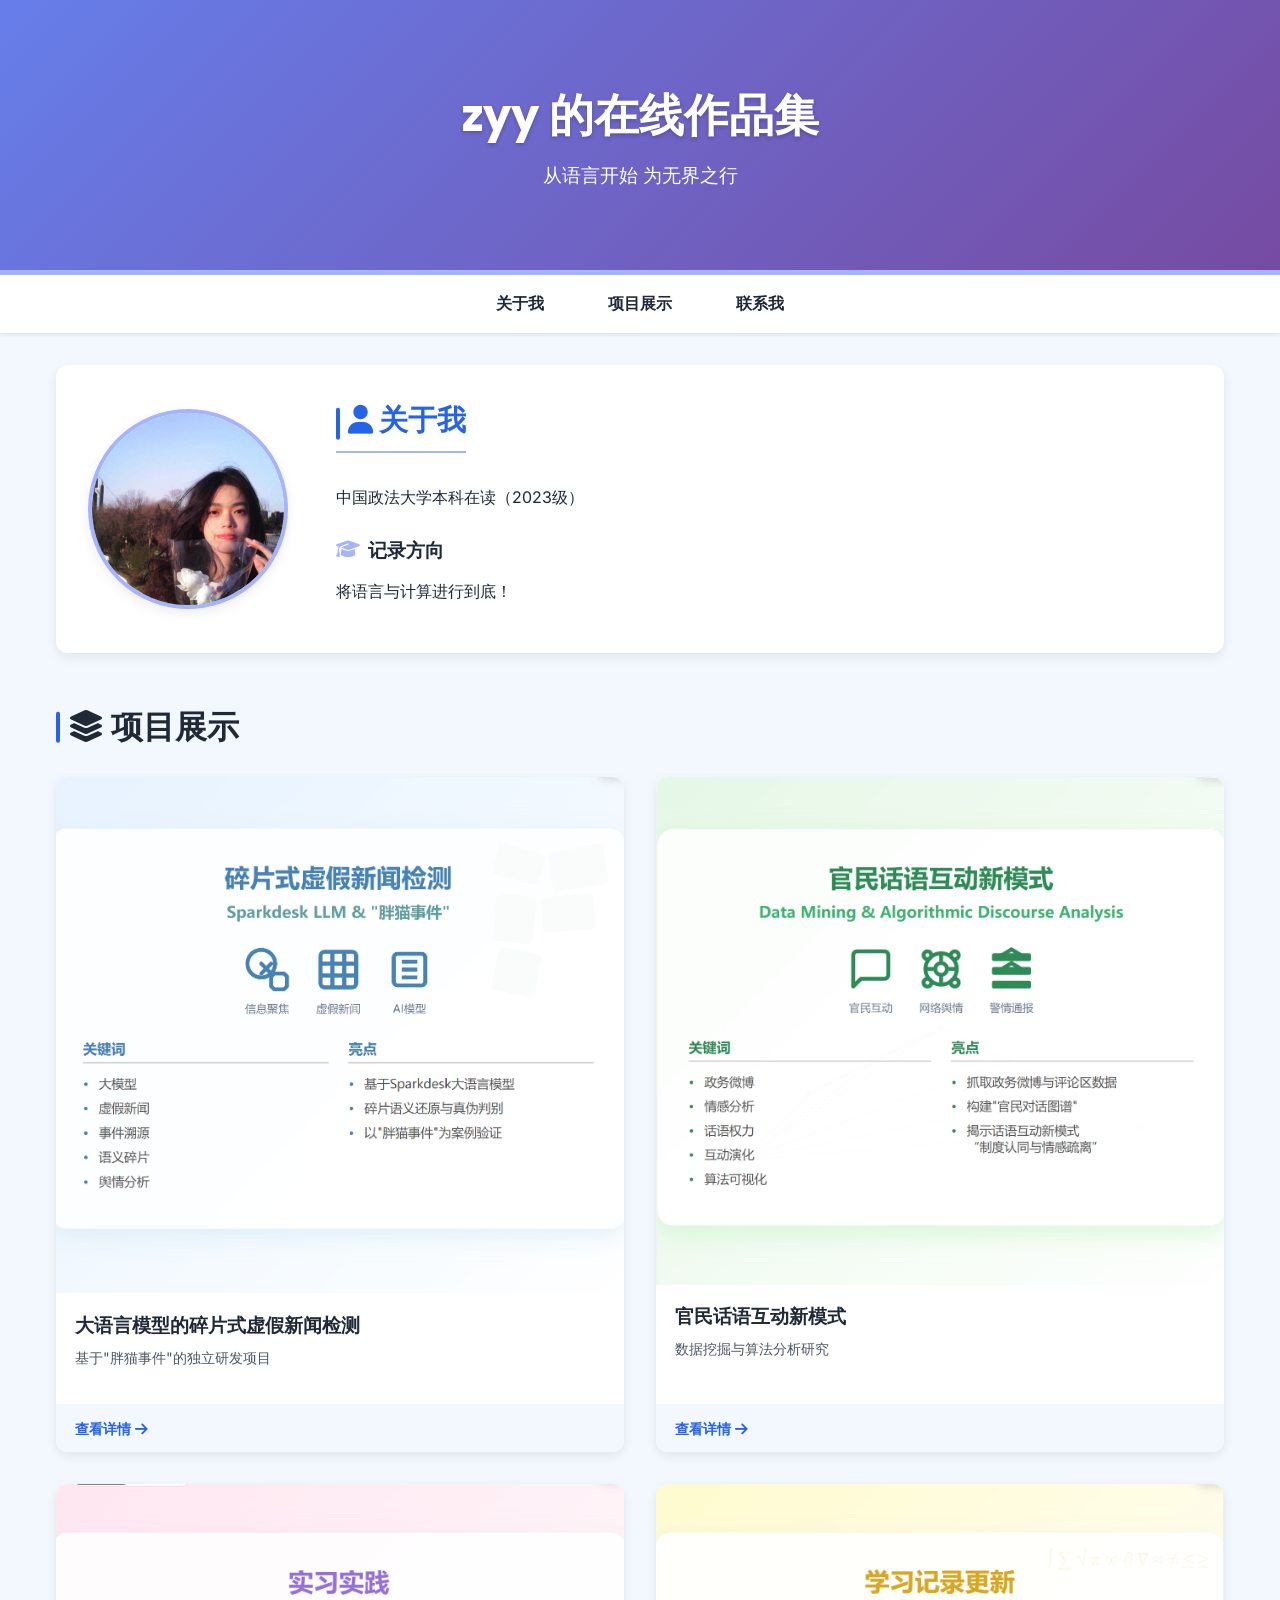
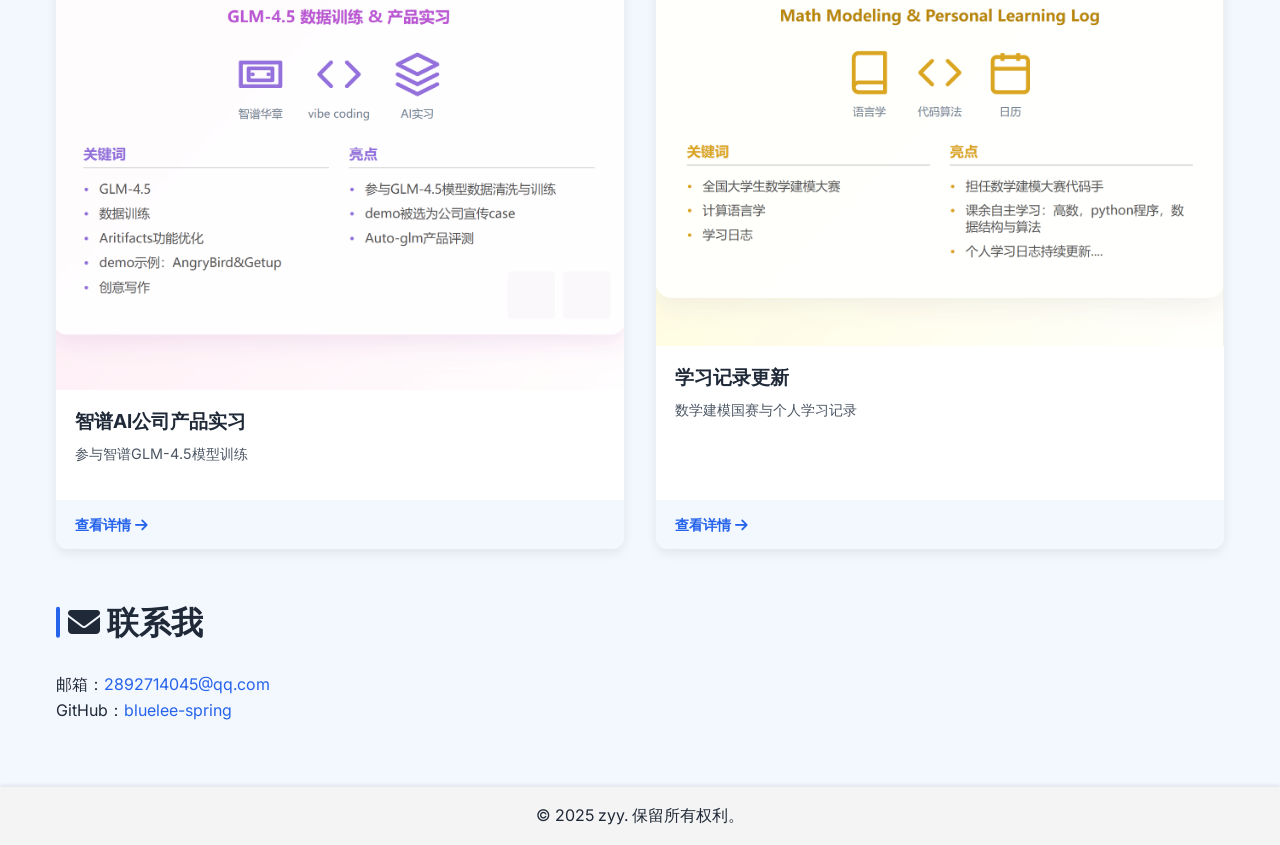
<file: index.html>
<!DOCTYPE html>
<html lang="zh">
<head>
  <meta charset="UTF-8" />
  <meta name="viewport" content="width=device-width, initial-scale=1.0"/>
  <title>恭喜你发现我了哦</title>

  <!-- 字体 -->
  <link href="https://fonts.googleapis.com/css2?family=Inter:wght@400;600&family=Poppins:wght@700&display=swap" rel="stylesheet">

  <!-- 图标 -->
  <link rel="stylesheet" href="https://cdnjs.cloudflare.com/ajax/libs/font-awesome/6.4.0/css/all.min.css">

  <!-- AOS 动画 -->
  <link href="https://unpkg.com/aos@2.3.1/dist/aos.css" rel="stylesheet" />

  <!-- 主样式 -->
  <link rel="stylesheet" href="styles.css">
</head>
<body>
  <!-- Header -->
  <header>
    <h1 data-aos="fade-down">zyy 的在线作品集</h1>
    <p data-aos="fade-down" data-aos-delay="200">从语言开始 为无界之行</p>
  </header>

  <!-- Nav -->
  <nav>
    <ul>
      <li><a href="#about">关于我</a></li>
      <li><a href="#projects">项目展示</a></li>
      <li><a href="#contact">联系我</a></li>
    </ul>
  </nav>

  <!-- Main -->
  <main class="container">
    <!-- About -->
    <section id="about">
      <div class="profile-container" data-aos="fade-up">
        <div class="profile-image">
          <img src="avatar.jpg" alt="我的头像" loading="lazy" />
        </div>
        <div class="profile-content">
          <h2><i class="fa-solid fa-user"></i> 关于我</h2>
          <p></p>
          <p></p>中国政法大学本科在读（2023级）</p>
          <h4><i class="fa-solid fa-graduation-cap"></i> 记录方向</h4>
          <p>将语言与计算进行到底！</p>
        </div>
      </div>
    </section>

    <!-- Projects -->
    <section id="projects">
      <h2 data-aos="fade-down"><i class="fa-solid fa-layer-group"></i> 项目展示</h2>

      <!-- 项目概览 -->
      <div class="projects-overview" data-aos="fade-up">
        <!-- 项目卡片 1 -->
        <div class="project-preview" onclick="showProjectDetail(1)">
          <div class="preview-image">
            <img src="card1.png" alt="项目1缩略图" loading="lazy">
          </div>
          <div class="preview-content">
            <h3>大语言模型的碎片式虚假新闻检测</h3>
            <p>基于"胖猫事件"的独立研发项目</p>
          </div>
          <div class="preview-footer">
            <span>查看详情 <i class="fas fa-arrow-right"></i></span>
          </div>
        </div>

        <!-- 项目卡片 2 -->
        <div class="project-preview" onclick="showProjectDetail(2)">
          <div class="preview-image">
            <img src="card2.png" alt="项目2缩略图" loading="lazy">
          </div>
          <div class="preview-content">
            <h3>官民话语互动新模式</h3>
            <p>数据挖掘与算法分析研究</p>
          </div>
          <div class="preview-footer">
            <span>查看详情 <i class="fas fa-arrow-right"></i></span>
          </div>
        </div>

        <!-- 项目卡片 3 -->
        <div class="project-preview" onclick="showProjectDetail(3)">
          <div class="preview-image">
            <img src="card3.png" alt="项目3缩略图" loading="lazy">
          </div>
          <div class="preview-content">
            <h3>智谱AI公司产品实习</h3>
            <p>参与智谱GLM-4.5模型训练</p>
          </div>
          <div class="preview-footer">
            <span>查看详情 <i class="fas fa-arrow-right"></i></span>
          </div>
        </div>

        <!-- 项目卡片 4 -->
        <div class="project-preview" onclick="showProjectDetail(4)">
          <div class="preview-image">
            <img src="card4%20(5).png" alt="项目4缩略图" loading="lazy">
          </div>
          <div class="preview-content">
            <h3>学习记录更新</h3>
            <p>数学建模国赛与个人学习记录</p>
          </div>
          <div class="preview-footer">
            <span>查看详情 <i class="fas fa-arrow-right"></i></span>
          </div>
        </div>
      </div>

      <!-- 项目详情容器 -->
      <div id="project-details-container"></div>
    </section>

    <!-- Contact -->
    <section id="contact">
      <h2 data-aos="fade-down"><i class="fa-solid fa-envelope"></i> 联系我</h2>
      <p data-aos="fade-up">邮箱：<a href="mailto:2892714045@qq.com">2892714045@qq.com</a></p>
      <p data-aos="fade-up" data-aos-delay="100">GitHub：<a href="https://github.com/bluelee-spring" target="_blank">bluelee-spring</a></p>
    </section>
  </main>

  <!-- Footer -->
  <footer data-aos="fade-up">
    <p>&copy; 2025 zyy. 保留所有权利。</p>
  </footer>

  <!-- AOS 初始化 -->
  <script src="https://unpkg.com/aos@2.3.1/dist/aos.js"></script>
  <script>
    AOS.init({ duration: 800, once: true });

    // 项目详情数据
    const projectDetails = {
      1: {
        title: "基于大语言模型的碎片式虚假新闻检测 —— '胖猫事件'",
        content: `
          <h4>独立研发 | 2024.08 – 2025.04</h4>
          <p>作为项目唯一研发者和全流程负责人，独立承担从需求梳理、方案设计到结果汇报的各环节。</p>
          <p>组织并完成 199 条高质量人工样本标注，引入权威知识库确保检索覆盖；提出"多轮 Prompt 迭代 + 动态 RAG 检索增强"轻量级框架；完成 SparkDesk API 接入，设计三分类判断流程；基于 Streamlit 构建原型，支持在线单条及批量 CSV 预测；成果获推免至"挑战杯·揭幕挂帅"市赛。</p>

          <h4>相关文档</h4>
          <div class="document-grid">
            <a href="report1.pdf" class="doc-preview" target="_blank">
              <img src="report1-cover%20(1).jpg" alt="报告1封面" loading="lazy">
              <div class="doc-overlay">
                <i class="fa-solid fa-file-pdf"></i>
                <span>查看报告</span>
              </div>
            </a>
            <a href="appendix.pdf" class="doc-preview" target="_blank">
              <img src="appendix-cover.png" alt="附录封面" loading="lazy">
              <div class="doc-overlay">
                <i class="fa-solid fa-file-alt"></i>
                <span>查看附录</span>
              </div>
            </a>
          </div>

          <h4>演示视频</h4>
          <iframe src="https://player.bilibili.com/player.html?aid=114443161771962&bvid=BV1SiVnzxEG7" frameborder="0" allowfullscreen style="width:100%;height:300px;"></iframe>
          <p><a href="https://www.bilibili.com/video/BV1SiVnzxEG7" target="_blank">在 Bilibili 上观看</a></p>
        `
      },
      2: {
        title: "官民话语互动新模式 —— 数据挖掘与算法分析",
        content: `
          <h4>项目负责人 | 2024.05 – 2025.03</h4>
          <p>带领 4 人小组统筹话语分析、数据挖掘与算法应用，聚焦话语分析切入点，甄选并实施 LDA、词向量、BERT 模型，对 9,246 条评论进行情感与主题对比分析，成果获校"法创杯"一等奖。</p>

          <h4>相关文档</h4>
          <div class="document-grid">
            <a href="report2.pdf" class="doc-preview" target="_blank">
              <img src="report2-cover.png" alt="报告2封面" loading="lazy">
              <div class="doc-overlay">
                <i class="fa-solid fa-file-pdf"></i>
                <span>查看报告</span>
              </div>
            </a>
          </div>
        `
      },
      3: {
        title: "实习实践",
        content: `
          <h4>智谱AI数据实习生 | 2024.06 – 2024.08</h4>
          <p>参与了GLM-4.5大模型的训练，在Artifacts优化方面负责query构造、智能体PE编写等工作。以下是我vibe coding游戏小demo，可以直接在线体验。</p>

          <h4>artifacts作品</h4>
          <div class="game-grid">
            <a href="angrybird.html" class="game-preview" target="_blank">
              <img src="flappybird.png" alt="游戏1预览" loading="lazy">
              <div class="game-overlay">
                <i class="fas fa-gamepad"></i>
                <span>在线体验</span>
              </div>
              <div class="game-title">飞行小鸟</div>
            </a>
            <a href="wakeup.html" class="game-preview" target="_blank">
              <img src="wakeup.png" alt="游戏2预览" loading="lazy">
              <div class="game-overlay">
                <i class="fas fa-gamepad"></i>
                <span>在线体验</span>
              </div>
              <div class="game-title">助力起床</div>
            </a>
          </div>
        `
      },
      4: {
        title: "学习记录更新",
        content: `
          <h4>无界之行 | 2023.09 – 至今</h4>
          <p>记录我在大学期间的学习历程，包括课程学习、竞赛参与和个人技能提升等方面。</p>

          <h4>竞赛经历</h4>
          <div class="competition-item">
            <div class="competition-image">
              <img src="平均动态规划.png" alt="数学建模大赛" loading="lazy">
            </div>
            <div class="competition-content">
              <h5>全国大学生数学建模大赛</h5>
              <p>作为团队中的代码手，负责数据处理、模型实现和结果可视化。使用Python实现了多种算法模型，并同步参与论文攥写</p>
              <a href="NIPT国赛25.pdf" class="btn-small" target="_blank">查看详情</a>
            </div>
          </div>

          <h4>个人学习记录</h4>
          <div class="learning-record">
            <div class="record-image">
              <img src="cl.png" alt="学习记录" loading="lazy">
            </div>
            <div class="record-content">
              <p>记录我的学习心得、技术笔记和项目经验，包括语言理论学习、算法实践和工具使用等方面。</p>
              <div class="record-links">
                <a href="https://icn301pamm6d.feishu.cn/wiki/MwOXwSdeqiEu4hkQWSScqfXTnTD?from=from_copylink" class="btn-small" target="_blank">计算语言学</a>
                <a href="https://icn301pamm6d.feishu.cn/wiki/SgoqwdWT8i9xsxkT3rXceY8pnih?from=from_copylink" class="btn-small" target="_blank">数学建模学习</a>
              </div>
            </div>
          </div>
        `
      }
    };

    // 显示项目详情
    function showProjectDetail(projectId) {
      const project = projectDetails[projectId];
      const container = document.getElementById('project-details-container');

      container.innerHTML = `
        <div class="project-detail" data-aos="fade-up">
          <div class="detail-header">
            <h3>${project.title}</h3>
            <button class="back-btn" onclick="hideProjectDetail()">
              <i class="fas fa-arrow-left"></i> 返回项目导览
            </button>
          </div>
          <div class="detail-content">
            ${project.content}
          </div>
        </div>
      `;

      // 滚动到详情部分
      container.scrollIntoView({ behavior: 'smooth' });

      // 重新初始化AOS
      AOS.refresh();
    }

    // 隐藏项目详情
    function hideProjectDetail() {
      const container = document.getElementById('project-details-container');
      container.innerHTML = '';

      // 滚动回项目概览
      document.querySelector('.projects-overview').scrollIntoView({ behavior: 'smooth' });
    }
  </script>
</body>
</html>
</file>
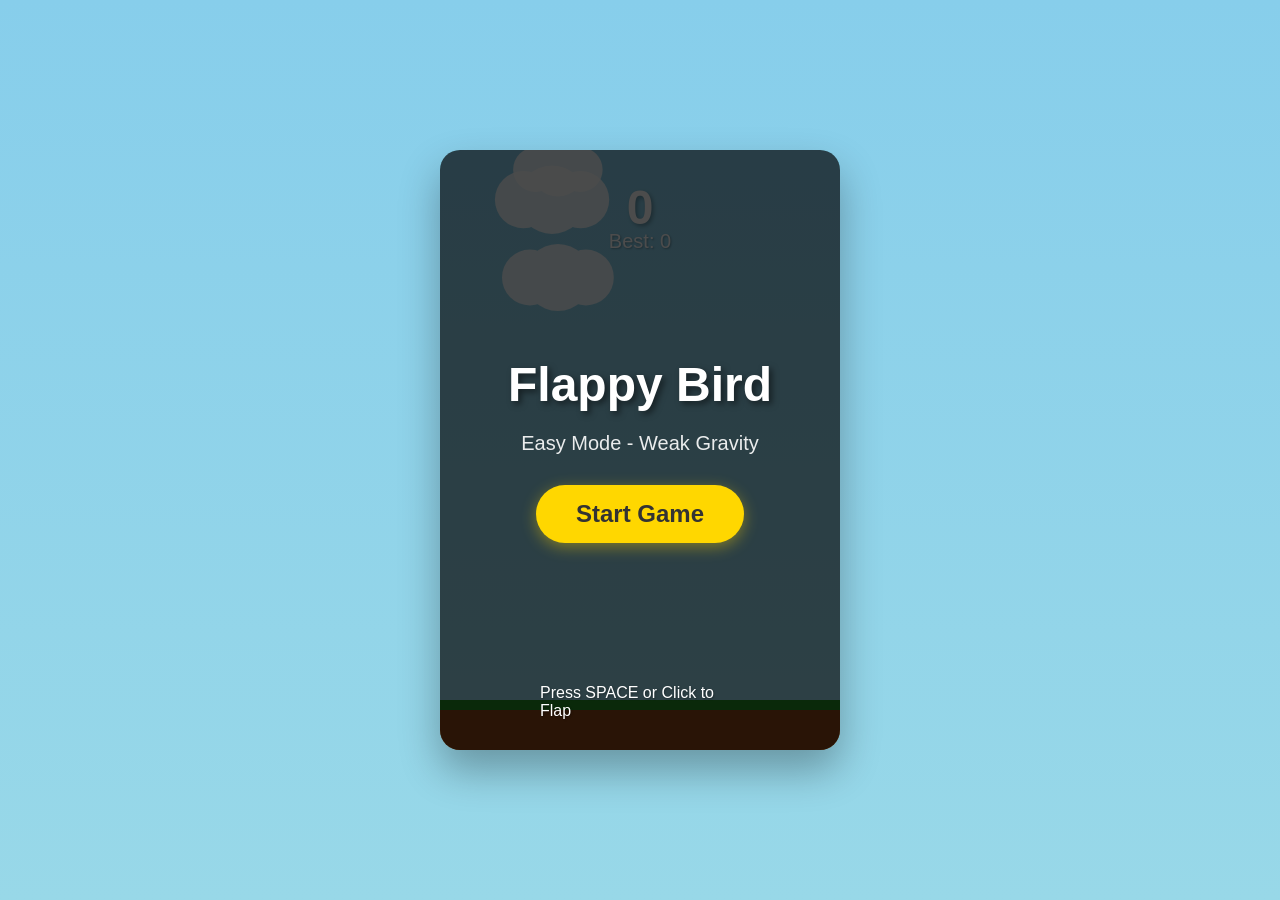
<file: angrybird.html>
<!DOCTYPE html>
<html lang="en">
<head>
    <meta charset="UTF-8">
    <meta name="viewport" content="width=device-width, initial-scale=1.0">
    <title>Flappy Bird - Easy Mode</title>
    <style>
        * {
            margin: 0;
            padding: 0;
            box-sizing: border-box;
        }

        body {
            font-family: 'Segoe UI', Tahoma, Geneva, Verdana, sans-serif;
            background: linear-gradient(to bottom, #87CEEB 0%, #98D8E8 100%);
            display: flex;
            justify-content: center;
            align-items: center;
            min-height: 100vh;
            overflow: hidden;
        }

        .game-container {
            position: relative;
            background: #70c5ce;
            border-radius: 20px;
            box-shadow: 0 20px 40px rgba(0, 0, 0, 0.3);
            overflow: hidden;
        }

        canvas {
            display: block;
            cursor: pointer;
        }

        .game-ui {
            position: absolute;
            top: 0;
            left: 0;
            right: 0;
            bottom: 0;
            pointer-events: none;
        }

        .score {
            position: absolute;
            top: 30px;
            left: 50%;
            transform: translateX(-50%);
            font-size: 48px;
            font-weight: bold;
            color: white;
            text-shadow: 2px 2px 4px rgba(0, 0, 0, 0.3);
            pointer-events: none;
        }

        .start-screen, .game-over-screen {
            position: absolute;
            top: 0;
            left: 0;
            right: 0;
            bottom: 0;
            background: rgba(0, 0, 0, 0.7);
            display: flex;
            flex-direction: column;
            justify-content: center;
            align-items: center;
            color: white;
            pointer-events: all;
            transition: opacity 0.3s ease;
        }

        .start-screen h1, .game-over-screen h1 {
            font-size: 48px;
            margin-bottom: 20px;
            text-shadow: 3px 3px 6px rgba(0, 0, 0, 0.5);
        }

        .start-screen p, .game-over-screen p {
            font-size: 20px;
            margin-bottom: 30px;
            opacity: 0.9;
        }

        .btn {
            background: #FFD700;
            color: #333;
            border: none;
            padding: 15px 40px;
            font-size: 24px;
            font-weight: bold;
            border-radius: 50px;
            cursor: pointer;
            transition: all 0.3s ease;
            box-shadow: 0 4px 15px rgba(255, 215, 0, 0.4);
        }

        .btn:hover {
            transform: translateY(-2px);
            box-shadow: 0 6px 20px rgba(255, 215, 0, 0.6);
        }

        .btn:active {
            transform: translateY(0);
        }

        .hidden {
            opacity: 0;
            pointer-events: none;
        }

        .best-score {
            position: absolute;
            top: 80px;
            left: 50%;
            transform: translateX(-50%);
            font-size: 20px;
            color: white;
            text-shadow: 1px 1px 2px rgba(0, 0, 0, 0.3);
            pointer-events: none;
        }

        .instructions {
            position: absolute;
            bottom: 30px;
            left: 50%;
            transform: translateX(-50%);
            font-size: 16px;
            color: white;
            text-shadow: 1px 1px 2px rgba(0, 0, 0, 0.3);
            pointer-events: none;
        }
    </style>
</head>
<body>
    <div class="game-container">
        <canvas id="gameCanvas" width="400" height="600"></canvas>
        
        <div class="game-ui">
            <div class="score" id="score">0</div>
            <div class="best-score" id="bestScore">Best: 0</div>
            
            <div class="start-screen" id="startScreen">
                <h1>Flappy Bird</h1>
                <p>Easy Mode - Weak Gravity</p>
                <button class="btn" onclick="startGame()">Start Game</button>
                <div class="instructions">Press SPACE or Click to Flap</div>
            </div>
            
            <div class="game-over-screen hidden" id="gameOverScreen">
                <h1>Game Over</h1>
                <p id="finalScore">Score: 0</p>
                <button class="btn" onclick="restartGame()">Play Again</button>
            </div>
        </div>
    </div>

    <script>
        const canvas = document.getElementById('gameCanvas');
        const ctx = canvas.getContext('2d');
        const scoreElement = document.getElementById('score');
        const bestScoreElement = document.getElementById('bestScore');
        const startScreen = document.getElementById('startScreen');
        const gameOverScreen = document.getElementById('gameOverScreen');
        const finalScoreElement = document.getElementById('finalScore');

        // Game variables
        let gameState = 'start'; // 'start', 'playing', 'gameOver'
        let score = 0;
        let bestScore = localStorage.getItem('flappyBestScore') || 0;
        bestScoreElement.textContent = `Best: ${bestScore}`;

        // Bird properties
        const bird = {
            x: 80,
            y: canvas.height / 2,
            width: 34,
            height: 24,
            velocity: 0,
            gravity: 0.2, // Weak gravity for easier gameplay
            jumpPower: -4.5,
            rotation: 0
        };

        // Pipe properties
        const pipes = [];
        const pipeWidth = 60;
        const pipeGap = 180; // Larger gap for easier gameplay
        const pipeSpeed = 2;
        let pipeTimer = 0;
        const pipeInterval = 120; // Frames between pipes

        // Background elements
        const clouds = [];
        for (let i = 0; i < 3; i++) {
            clouds.push({
                x: Math.random() * canvas.width,
                y: Math.random() * 200,
                width: 60 + Math.random() * 40,
                speed: 0.5 + Math.random() * 0.5
            });
        }

        // Event listeners
        document.addEventListener('keydown', (e) => {
            if (e.code === 'Space') {
                e.preventDefault();
                if (gameState === 'playing') {
                    flap();
                }
            }
        });

        canvas.addEventListener('click', () => {
            if (gameState === 'playing') {
                flap();
            }
        });

        function flap() {
            bird.velocity = bird.jumpPower;
        }

        function startGame() {
            gameState = 'playing';
            startScreen.classList.add('hidden');
            resetGame();
            gameLoop();
        }

        function restartGame() {
            gameState = 'playing';
            gameOverScreen.classList.add('hidden');
            resetGame();
            gameLoop();
        }

        function resetGame() {
            bird.y = canvas.height / 2;
            bird.velocity = 0;
            bird.rotation = 0;
            pipes.length = 0;
            pipeTimer = 0;
            score = 0;
            scoreElement.textContent = score;
        }

        function updateBird() {
            bird.velocity += bird.gravity;
            bird.y += bird.velocity;

            // Update rotation based on velocity
            bird.rotation = Math.min(Math.max(bird.velocity * 3, -30), 90);

            // Check boundaries
            if (bird.y + bird.height > canvas.height - 50) {
                gameOver();
            }
            if (bird.y < 0) {
                bird.y = 0;
                bird.velocity = 0;
            }
        }

        function updatePipes() {
            // Add new pipes
            pipeTimer++;
            if (pipeTimer >= pipeInterval) {
                const minHeight = 100;
                const maxHeight = canvas.height - pipeGap - minHeight - 50;
                const topHeight = minHeight + Math.random() * (maxHeight - minHeight);
                
                pipes.push({
                    x: canvas.width,
                    topHeight: topHeight,
                    bottomY: topHeight + pipeGap,
                    passed: false
                });
                pipeTimer = 0;
            }

            // Update pipe positions
            for (let i = pipes.length - 1; i >= 0; i--) {
                pipes[i].x -= pipeSpeed;

                // Check if bird passed the pipe
                if (!pipes[i].passed && pipes[i].x + pipeWidth < bird.x) {
                    pipes[i].passed = true;
                    score++;
                    scoreElement.textContent = score;
                }

                // Remove off-screen pipes
                if (pipes[i].x + pipeWidth < 0) {
                    pipes.splice(i, 1);
                }
            }
        }

        function checkCollisions() {
            for (const pipe of pipes) {
                // Check collision with top pipe
                if (bird.x + bird.width > pipe.x && 
                    bird.x < pipe.x + pipeWidth &&
                    bird.y < pipe.topHeight) {
                    gameOver();
                    return;
                }

                // Check collision with bottom pipe
                if (bird.x + bird.width > pipe.x && 
                    bird.x < pipe.x + pipeWidth &&
                    bird.y + bird.height > pipe.bottomY) {
                    gameOver();
                    return;
                }
            }
        }

        function gameOver() {
            gameState = 'gameOver';
            if (score > bestScore) {
                bestScore = score;
                localStorage.setItem('flappyBestScore', bestScore);
                bestScoreElement.textContent = `Best: ${bestScore}`;
            }
            finalScoreElement.textContent = `Score: ${score}`;
            gameOverScreen.classList.remove('hidden');
        }

        function drawBackground() {
            // Sky gradient
            const gradient = ctx.createLinearGradient(0, 0, 0, canvas.height);
            gradient.addColorStop(0, '#87CEEB');
            gradient.addColorStop(1, '#98D8E8');
            ctx.fillStyle = gradient;
            ctx.fillRect(0, 0, canvas.width, canvas.height);

            // Draw clouds
            ctx.fillStyle = 'rgba(255, 255, 255, 0.8)';
            for (const cloud of clouds) {
                // Update cloud position
                cloud.x -= cloud.speed;
                if (cloud.x + cloud.width < 0) {
                    cloud.x = canvas.width;
                    cloud.y = Math.random() * 200;
                }

                // Draw cloud
                ctx.beginPath();
                ctx.arc(cloud.x, cloud.y, cloud.width / 3, 0, Math.PI * 2);
                ctx.arc(cloud.x + cloud.width / 3, cloud.y, cloud.width / 2.5, 0, Math.PI * 2);
                ctx.arc(cloud.x + cloud.width * 2/3, cloud.y, cloud.width / 3, 0, Math.PI * 2);
                ctx.fill();
            }
        }

        function drawBird() {
            ctx.save();
            ctx.translate(bird.x + bird.width / 2, bird.y + bird.height / 2);
            ctx.rotate(bird.rotation * Math.PI / 180);

            // Bird body
            ctx.fillStyle = '#FFD700';
            ctx.beginPath();
            ctx.ellipse(0, 0, bird.width / 2, bird.height / 2, 0, 0, Math.PI * 2);
            ctx.fill();

            // Bird eye
            ctx.fillStyle = 'white';
            ctx.beginPath();
            ctx.arc(8, -5, 6, 0, Math.PI * 2);
            ctx.fill();

            ctx.fillStyle = 'black';
            ctx.beginPath();
            ctx.arc(10, -5, 3, 0, Math.PI * 2);
            ctx.fill();

            // Bird beak
            ctx.fillStyle = '#FF6347';
            ctx.beginPath();
            ctx.moveTo(15, 0);
            ctx.lineTo(25, 0);
            ctx.lineTo(15, 5);
            ctx.closePath();
            ctx.fill();

            // Bird wing
            ctx.fillStyle = '#FFA500';
            ctx.beginPath();
            ctx.ellipse(-5, 5, 12, 8, -20 * Math.PI / 180, 0, Math.PI * 2);
            ctx.fill();

            ctx.restore();
        }

        function drawPipes() {
            ctx.fillStyle = '#228B22';
            ctx.strokeStyle = '#006400';
            ctx.lineWidth = 3;

            for (const pipe of pipes) {
                // Top pipe
                ctx.fillRect(pipe.x, 0, pipeWidth, pipe.topHeight);
                ctx.strokeRect(pipe.x, 0, pipeWidth, pipe.topHeight);

                // Top pipe cap
                ctx.fillRect(pipe.x - 5, pipe.topHeight - 30, pipeWidth + 10, 30);
                ctx.strokeRect(pipe.x - 5, pipe.topHeight - 30, pipeWidth + 10, 30);

                // Bottom pipe
                ctx.fillRect(pipe.x, pipe.bottomY, pipeWidth, canvas.height - pipe.bottomY - 50);
                ctx.strokeRect(pipe.x, pipe.bottomY, pipeWidth, canvas.height - pipe.bottomY - 50);

                // Bottom pipe cap
                ctx.fillRect(pipe.x - 5, pipe.bottomY, pipeWidth + 10, 30);
                ctx.strokeRect(pipe.x - 5, pipe.bottomY, pipeWidth + 10, 30);
            }
        }

        function drawGround() {
            // Ground
            ctx.fillStyle = '#8B4513';
            ctx.fillRect(0, canvas.height - 50, canvas.width, 50);

            // Grass
            ctx.fillStyle = '#228B22';
            ctx.fillRect(0, canvas.height - 50, canvas.width, 10);
        }

        function gameLoop() {
            if (gameState !== 'playing') return;

            // Clear canvas
            ctx.clearRect(0, 0, canvas.width, canvas.height);

            // Draw everything
            drawBackground();
            drawPipes();
            drawBird();
            drawGround();

            // Update game state
            updateBird();
            updatePipes();
            checkCollisions();

            // Continue game loop
            requestAnimationFrame(gameLoop);
        }

        // Initial draw
        drawBackground();
        drawGround();
    </script>
</body>
</html>
</file>
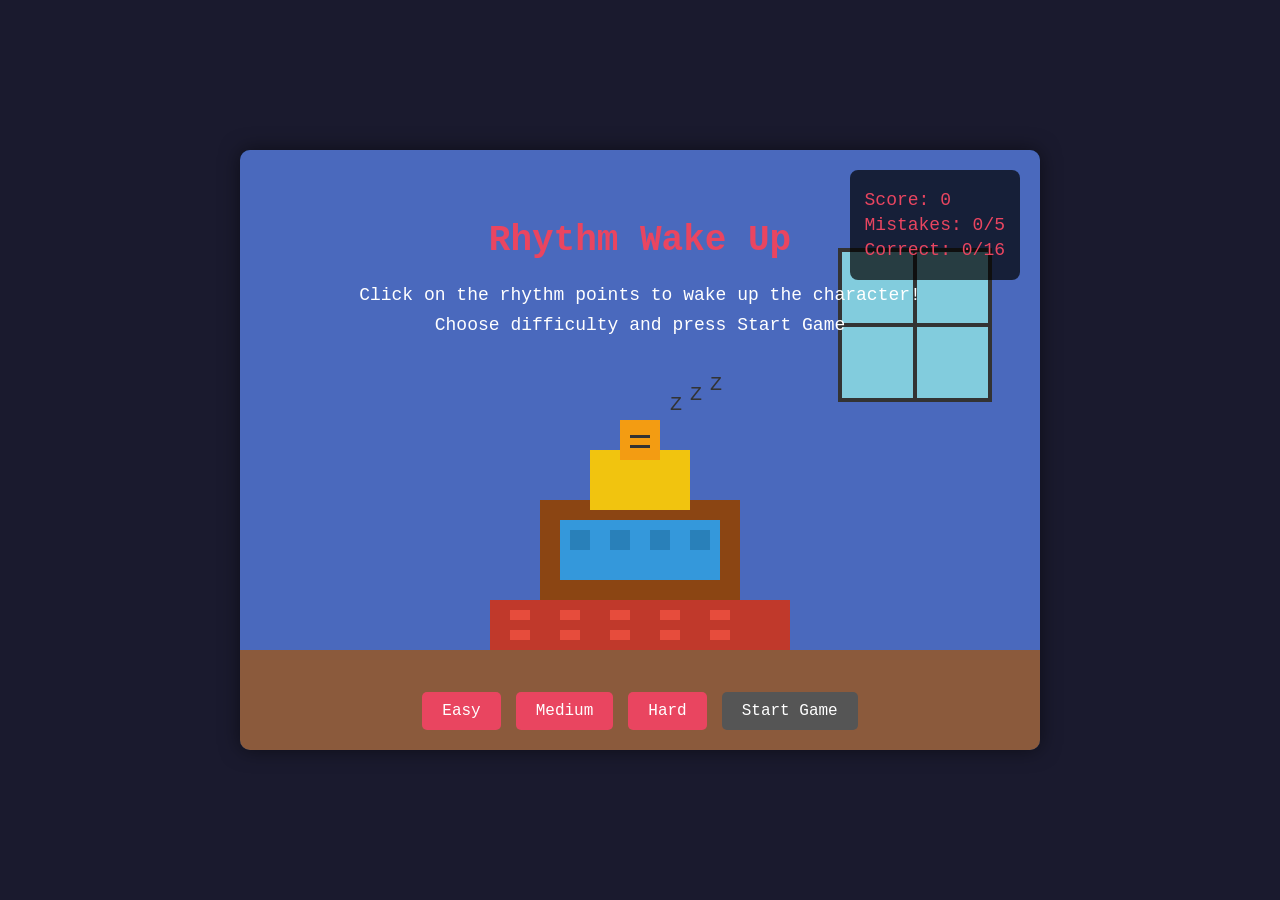
<file: wakeup.html>
<!DOCTYPE html>
<html lang="en">
<head>
    <meta charset="UTF-8">
    <meta name="viewport" content="width=device-width, initial-scale=1.0">
    <title>Rhythm Wake Up Game</title>
    <style>
        body {
            margin: 0;
            padding: 0;
            background-color: #1a1a2e;
            font-family: 'Courier New', monospace;
            display: flex;
            justify-content: center;
            align-items: center;
            min-height: 100vh;
            overflow: hidden;
        }
        
        .game-container {
            position: relative;
            width: 800px;
            height: 600px;
            background-color: #16213e;
            border-radius: 10px;
            box-shadow: 0 0 20px rgba(0, 0, 0, 0.5);
            overflow: hidden;
        }
        
        canvas {
            display: block;
            background-color: #0f3460;
            image-rendering: pixelated;
            image-rendering: -moz-crisp-edges;
            image-rendering: crisp-edges;
        }
        
        .ui {
            position: absolute;
            top: 20px;
            right: 20px;
            background-color: rgba(0, 0, 0, 0.7);
            padding: 15px;
            border-radius: 8px;
            color: #e94560;
            font-size: 18px;
            z-index: 10;
        }
        
        .ui div {
            margin: 5px 0;
        }
        
        .controls {
            position: absolute;
            bottom: 20px;
            left: 0;
            right: 0;
            display: flex;
            justify-content: center;
            gap: 15px;
            z-index: 10;
        }
        
        button {
            background-color: #e94560;
            color: white;
            border: none;
            padding: 10px 20px;
            border-radius: 5px;
            font-size: 16px;
            cursor: pointer;
            transition: all 0.2s;
            font-family: 'Courier New', monospace;
        }
        
        button:hover {
            background-color: #d63447;
            transform: scale(1.05);
        }
        
        button:disabled {
            background-color: #555;
            cursor: not-allowed;
            transform: none;
        }
        
        .message {
            position: absolute;
            top: 50%;
            left: 50%;
            transform: translate(-50%, -50%);
            background-color: rgba(0, 0, 0, 0.8);
            color: white;
            padding: 20px;
            border-radius: 10px;
            text-align: center;
            font-size: 24px;
            z-index: 20;
            display: none;
        }
        
        .speech-bubble {
            position: absolute;
            top: 150px;
            left: 350px;
            background-color: white;
            color: #333;
            padding: 10px 15px;
            border-radius: 15px;
            font-size: 18px;
            display: none;
            z-index: 15;
        }
        
        .speech-bubble:after {
            content: '';
            position: absolute;
            bottom: -10px;
            left: 20px;
            border-width: 10px 10px 0;
            border-style: solid;
            border-color: white transparent;
        }
    </style>
</head>
<body>
    <div class="game-container">
        <canvas id="gameCanvas" width="800" height="600"></canvas>
        
        <div class="ui">
            <div>Score: <span id="score">0</span></div>
            <div>Mistakes: <span id="mistakes">0</span>/5</div>
            <div>Correct: <span id="correct">0</span>/16</div>
        </div>
        
        <div class="controls">
            <button id="easyBtn">Easy</button>
            <button id="mediumBtn">Medium</button>
            <button id="hardBtn">Hard</button>
            <button id="startBtn" disabled>Start Game</button>
        </div>
        
        <div id="message" class="message"></div>
        <div id="speechBubble" class="speech-bubble">Thank you for waking me up!</div>
    </div>

    <script>
        // Game variables
        const canvas = document.getElementById('gameCanvas');
        const ctx = canvas.getContext('2d');
        const scoreElement = document.getElementById('score');
        const mistakesElement = document.getElementById('mistakes');
        const correctElement = document.getElementById('correct');
        const messageElement = document.getElementById('message');
        const speechBubbleElement = document.getElementById('speechBubble');
        
        const easyBtn = document.getElementById('easyBtn');
        const mediumBtn = document.getElementById('mediumBtn');
        const hardBtn = document.getElementById('hardBtn');
        const startBtn = document.getElementById('startBtn');
        
        let gameState = 'menu'; // menu, playing, success, failure
        let difficulty = 'easy';
        let score = 0;
        let mistakes = 0;
        let correctHits = 0;
        let rhythmPoints = [];
        let lastRhythmTime = 0;
        let rhythmInterval = 1500; // milliseconds
        let pointLifetime = 1000; // milliseconds
        let gameStartTime = 0;
        let bedBroken = false;
        let characterAwake = false;
        
        // Difficulty settings
        const difficulties = {
            easy: {
                interval: 1500,
                points: 1,
                pointLifetime: 1000
            },
            medium: {
                interval: 1000,
                points: 2,
                pointLifetime: 800
            },
            hard: {
                interval: 700,
                points: 3,
                pointLifetime: 600
            }
        };
        
        // Character position
        const character = {
            x: 350,
            y: 300,
            width: 100,
            height: 60
        };
        
        // Bed position
        const bed = {
            x: 300,
            y: 350,
            width: 200,
            height: 100
        };
        
        // Initialize the game
        function init() {
            drawMenu();
            
            // Event listeners
            easyBtn.addEventListener('click', () => setDifficulty('easy'));
            mediumBtn.addEventListener('click', () => setDifficulty('medium'));
            hardBtn.addEventListener('click', () => setDifficulty('hard'));
            startBtn.addEventListener('click', startGame);
            canvas.addEventListener('click', handleCanvasClick);
        }
        
        function setDifficulty(level) {
            difficulty = level;
            rhythmInterval = difficulties[level].interval;
            pointLifetime = difficulties[level].pointLifetime;
            
            // Update button styles
            document.querySelectorAll('.controls button').forEach(btn => {
                btn.style.backgroundColor = '#e94560';
            });
            
            if (level === 'easy') easyBtn.style.backgroundColor = '#d63447';
            if (level === 'medium') mediumBtn.style.backgroundColor = '#d63447';
            if (level === 'hard') hardBtn.style.backgroundColor = '#d63447';
            
            startBtn.disabled = false;
        }
        
        function startGame() {
            gameState = 'playing';
            score = 0;
            mistakes = 0;
            correctHits = 0;
            rhythmPoints = [];
            lastRhythmTime = 0;
            gameStartTime = Date.now();
            bedBroken = false;
            characterAwake = false;
            
            updateUI();
            messageElement.style.display = 'none';
            speechBubbleElement.style.display = 'none';
            
            // Disable buttons during gameplay
            easyBtn.disabled = true;
            mediumBtn.disabled = true;
            hardBtn.disabled = true;
            startBtn.disabled = true;
            
            gameLoop();
        }
        
        function gameLoop() {
            if (gameState !== 'playing') return;
            
            const currentTime = Date.now();
            const elapsedTime = currentTime - gameStartTime;
            
            // Clear canvas
            ctx.clearRect(0, 0, canvas.width, canvas.height);
            
            // Draw room
            drawRoom();
            
            // Draw bed
            drawBed();
            
            // Draw character
            drawCharacter();
            
            // Generate rhythm points
            if (currentTime - lastRhythmTime > rhythmInterval) {
                generateRhythmPoint();
                lastRhythmTime = currentTime;
            }
            
            // Update and draw rhythm points
            updateRhythmPoints(currentTime);
            
            // Check win/lose conditions
            if (correctHits >= 16) {
                gameState = 'success';
                characterAwake = true;
                speechBubbleElement.style.display = 'block';
                setTimeout(() => {
                    messageElement.textContent = 'You woke me up! Thanks!';
                    messageElement.style.display = 'block';
                    setTimeout(resetGame, 3000);
                }, 2000);
            } else if (mistakes >= 5) {
                gameState = 'failure';
                bedBroken = true;
                setTimeout(() => {
                    messageElement.textContent = 'Failed to wake up! Try again.';
                    messageElement.style.display = 'block';
                    setTimeout(resetGame, 3000);
                }, 1000);
            }
            
            requestAnimationFrame(gameLoop);
        }
        
        function drawMenu() {
            ctx.clearRect(0, 0, canvas.width, canvas.height);
            
            // Draw room
            drawRoom();
            
            // Draw bed
            drawBed();
            
            // Draw character sleeping
            drawCharacter();
            
            // Draw title
            ctx.fillStyle = '#e94560';
            ctx.font = 'bold 36px Courier New';
            ctx.textAlign = 'center';
            ctx.fillText('Rhythm Wake Up', canvas.width / 2, 100);
            
            // Draw instructions
            ctx.fillStyle = 'white';
            ctx.font = '18px Courier New';
            ctx.fillText('Click on the rhythm points to wake up the character!', canvas.width / 2, 150);
            ctx.fillText('Choose difficulty and press Start Game', canvas.width / 2, 180);
        }
        
        function drawRoom() {
            // Floor
            ctx.fillStyle = '#8b5a3c';
            ctx.fillRect(0, 500, canvas.width, 100);
            
            // Walls
            ctx.fillStyle = '#4a69bd';
            ctx.fillRect(0, 0, canvas.width, 500);
            
            // Window
            ctx.fillStyle = '#82ccdd';
            ctx.fillRect(600, 100, 150, 150);
            
            // Window frame
            ctx.strokeStyle = '#333';
            ctx.lineWidth = 4;
            ctx.strokeRect(600, 100, 150, 150);
            
            // Window cross
            ctx.beginPath();
            ctx.moveTo(675, 100);
            ctx.lineTo(675, 250);
            ctx.moveTo(600, 175);
            ctx.lineTo(750, 175);
            ctx.stroke();
            
            // Carpet
            ctx.fillStyle = '#c0392b';
            ctx.fillRect(250, 450, 300, 50);
            
            // Carpet pattern
            ctx.fillStyle = '#e74c3c';
            for (let i = 0; i < 5; i++) {
                for (let j = 0; j < 2; j++) {
                    ctx.fillRect(270 + i * 50, 460 + j * 20, 20, 10);
                }
            }
        }
        
        function drawBed() {
            if (bedBroken) {
                // Draw broken bed
                ctx.fillStyle = '#8b4513';
                
                // Left part of bed
                ctx.fillRect(bed.x, bed.y, bed.width / 2 - 10, bed.height);
                
                // Right part of bed
                ctx.fillRect(bed.x + bed.width / 2 + 10, bed.y, bed.width / 2 - 10, bed.height);
                
                // Pillows
                ctx.fillStyle = '#f5f5f5';
                ctx.fillRect(bed.x + 20, bed.y - 20, 60, 30);
                ctx.fillRect(bed.x + bed.width / 2 + 30, bed.y - 20, 60, 30);
                
                // Character falling
                ctx.fillStyle = '#f1c40f';
                ctx.fillRect(character.x, character.y + 50, character.width, character.height);
                
                // Character head
                ctx.fillStyle = '#f39c12';
                ctx.fillRect(character.x + 30, character.y + 20, 40, 40);
                
                // Eyes (X)
                ctx.fillStyle = '#333';
                ctx.font = '20px Courier New';
                ctx.fillText('X', character.x + 40, character.y + 45);
                ctx.fillText('X', character.x + 55, character.y + 45);
            } else {
                // Draw normal bed
                ctx.fillStyle = '#8b4513';
                ctx.fillRect(bed.x, bed.y, bed.width, bed.height);
                
                // Pillow
                ctx.fillStyle = '#f5f5f5';
                ctx.fillRect(bed.x + 50, bed.y - 20, 100, 30);
                
                // Blanket
                ctx.fillStyle = '#3498db';
                ctx.fillRect(bed.x + 20, bed.y + 20, bed.width - 40, bed.height - 40);
                
                // Blanket pattern
                ctx.fillStyle = '#2980b9';
                for (let i = 0; i < 4; i++) {
                    ctx.fillRect(bed.x + 30 + i * 40, bed.y + 30, 20, 20);
                }
            }
        }
        
        function drawCharacter() {
            if (characterAwake) {
                // Draw character standing
                ctx.fillStyle = '#f1c40f';
                ctx.fillRect(character.x + 50, character.y - 50, character.width, character.height + 50);
                
                // Head
                ctx.fillStyle = '#f39c12';
                ctx.fillRect(character.x + 60, character.y - 90, 80, 80);
                
                // Eyes
                ctx.fillStyle = '#333';
                ctx.fillRect(character.x + 80, character.y - 70, 10, 10);
                ctx.fillRect(character.x + 110, character.y - 70, 10, 10);
                
                // Smile
                ctx.beginPath();
                ctx.arc(character.x + 100, character.y - 50, 20, 0, Math.PI);
                ctx.strokeStyle = '#333';
                ctx.lineWidth = 3;
                ctx.stroke();
                
                // Arms
                ctx.fillStyle = '#f1c40f';
                ctx.fillRect(character.x + 20, character.y - 30, 30, 10);
                ctx.fillRect(character.x + 150, character.y - 30, 30, 10);
                
                // Legs
                ctx.fillRect(character.x + 60, character.y + 10, 30, 50);
                ctx.fillRect(character.x + 110, character.y + 10, 30, 50);
            } else if (!bedBroken) {
                // Draw character sleeping
                ctx.fillStyle = '#f1c40f';
                ctx.fillRect(character.x, character.y, character.width, character.height);
                
                // Head
                ctx.fillStyle = '#f39c12';
                ctx.fillRect(character.x + 30, character.y - 30, 40, 40);
                
                // Eyes (closed)
                ctx.fillStyle = '#333';
                ctx.fillRect(character.x + 40, character.y - 15, 20, 3);
                ctx.fillRect(character.x + 40, character.y - 5, 20, 3);
                
                // Zzz
                ctx.fillStyle = '#333';
                ctx.font = '20px Courier New';
                ctx.fillText('Z', character.x + 80, character.y - 40);
                ctx.fillText('Z', character.x + 100, character.y - 50);
                ctx.fillText('Z', character.x + 120, character.y - 60);
            }
        }
        
        function generateRhythmPoint() {
            const point = {
                x: Math.random() * (canvas.width - 100) + 50,
                y: Math.random() * (canvas.height - 200) + 50,
                radius: 20,
                active: true,
                createdAt: Date.now(),
                color: `hsl(${Math.random() * 360}, 80%, 60%)`
            };
            
            rhythmPoints.push(point);
        }
        
        function updateRhythmPoints(currentTime) {
            // Draw rhythm points
            rhythmPoints.forEach(point => {
                const age = currentTime - point.createdAt;
                const alpha = 1 - (age / pointLifetime);
                
                if (alpha > 0) {
                    ctx.globalAlpha = alpha;
                    
                    // Pulsing effect
                    const pulse = Math.sin(age / 100) * 0.2 + 0.8;
                    const radius = point.radius * pulse;
                    
                    ctx.fillStyle = point.color;
                    ctx.beginPath();
                    ctx.arc(point.x, point.y, radius, 0, Math.PI * 2);
                    ctx.fill();
                    
                    // Inner circle
                    ctx.fillStyle = 'white';
                    ctx.beginPath();
                    ctx.arc(point.x, point.y, radius * 0.5, 0, Math.PI * 2);
                    ctx.fill();
                    
                    ctx.globalAlpha = 1;
                } else {
                    point.active = false;
                }
            });
            
            // Remove inactive points
            rhythmPoints = rhythmPoints.filter(point => point.active);
        }
        
        function handleCanvasClick(event) {
            if (gameState !== 'playing') return;
            
            const rect = canvas.getBoundingClientRect();
            const x = event.clientX - rect.left;
            const y = event.clientY - rect.top;
            
            let hit = false;
            
            // Check if any rhythm point was clicked
            for (let i = rhythmPoints.length - 1; i >= 0; i--) {
                const point = rhythmPoints[i];
                const distance = Math.sqrt((x - point.x) ** 2 + (y - point.y) ** 2);
                
                if (distance <= point.radius) {
                    // Hit!
                    rhythmPoints.splice(i, 1);
                    score += difficulties[difficulty].points;
                    correctHits++;
                    hit = true;
                    break;
                }
            }
            
            if (!hit) {
                mistakes++;
            }
            
            updateUI();
        }
        
        function updateUI() {
            scoreElement.textContent = score;
            mistakesElement.textContent = mistakes;
            correctElement.textContent = correctHits;
        }
        
        function resetGame() {
            gameState = 'menu';
            messageElement.style.display = 'none';
            speechBubbleElement.style.display = 'none';
            
            // Re-enable buttons
            easyBtn.disabled = false;
            mediumBtn.disabled = false;
            hardBtn.disabled = false;
            
            // Reset button styles
            document.querySelectorAll('.controls button').forEach(btn => {
                btn.style.backgroundColor = '#e94560';
            });
            
            // Set current difficulty button as active
            if (difficulty === 'easy') easyBtn.style.backgroundColor = '#d63447';
            if (difficulty === 'medium') mediumBtn.style.backgroundColor = '#d63447';
            if (difficulty === 'hard') hardBtn.style.backgroundColor = '#d63447';
            
            startBtn.disabled = false;
            
            drawMenu();
        }
        
        // Start the game
        init();
    </script>
</body>
</html>
</file>
<file: styles.css>
/* styles.css */

/* ———— 全局变量 & 重置 ———— */
:root {
  --color-primary:   #60A5FA;
  --color-secondary: #A5B4FC;
  --color-accent:    #2563EB;
  --color-bg:        #F3F7FE;
  --text-dark:       #1F2937;
  --text-muted:      #4B5563;
  --card-shadow:     0 4px 12px rgba(0,0,0,0.08);
  --card-hover-shadow: 0 8px 24px rgba(0,0,0,0.12);
}
* { margin:0; padding:0; box-sizing:border-box; }
html { scroll-behavior: smooth; }
body {
  font-family: 'Inter', sans-serif;
  background: var(--color-bg);
  color: var(--text-dark);
  line-height: 1.6;
}

/* ———— 容器 & 栅格 ———— */
.container { max-width:1200px; margin:0 auto; padding:2rem 1rem; }

/* ———— Header ———— */
header {
  background: linear-gradient(135deg, #667eea 0%, #764ba2 100%);
  padding:5rem 1rem; text-align:center; color:#fff;
  border-bottom:5px solid var(--color-secondary);
}
header h1 {
  font-family:'Poppins',sans-serif; font-size:2.8rem; margin-bottom:.5rem;
  text-shadow:0 2px 4px rgba(0,0,0,0.2);
}
header p { font-size:1.2rem; }

/* ———— Nav ———— */
nav {
  background:#fff; box-shadow:0 2px 4px rgba(0,0,0,0.08);
  position:sticky; top:0; z-index:10;
}
nav ul { display:flex; justify-content:center; gap:2rem; list-style:none; }
nav a {
  display:block; padding:1rem;
  color:var(--text-dark); font-weight:600; text-decoration:none;
  position:relative;
}
nav a::after {
  content:""; position:absolute; left:50%; bottom:8px;
  width:0; height:2px; background:var(--color-accent);
  transition:width .3s, left .3s;
}
nav a:hover::after { width:100%; left:0; }
nav a:hover { color:var(--color-accent); }

/* ———— About ———— */
.profile-container {
  display: flex;
  align-items: center;
  gap: 3rem;
  margin-bottom: 3rem;
  background: #fff;
  border-radius: 12px;
  padding: 2rem;
  box-shadow: var(--card-shadow);
}

.profile-image {
  flex: 0 0 200px;
  height: 200px;
  border-radius: 50%;
  overflow: hidden;
  border: 4px solid var(--color-secondary);
  box-shadow: var(--card-shadow);
}

.profile-image img {
  width: 100%;
  height: 100%;
  object-fit: cover;
}

.profile-content {
  flex: 1;
}

.profile-content h2 {
  font-size: 1.8rem;
  font-weight: 700;
  margin-bottom: 1rem;
  color: var(--color-accent);
  border-bottom: 2px solid var(--color-secondary);
  padding-bottom: 0.5rem;
  display: inline-block;
}

.profile-content p {
  margin-bottom: 1rem;
  line-height: 1.7;
}

.profile-content h4 {
  font-size: 1.2rem;
  margin: 1.5rem 0 0.8rem;
  color: var(--text-dark);
  display: flex;
  align-items: center;
  gap: 0.5rem;
}

.profile-content h4 i {
  color: var(--color-secondary);
}

/* ———— Section 标题 ———— */
section h2 {
  font-size:2rem; font-weight:700; margin-bottom:1.5rem;
  position:relative; padding-left:.75rem;
}
section h2::before {
  content:""; position:absolute; left:0; top:50%;
  transform:translateY(-50%); width:4px; height:60%;
  background:var(--color-accent); border-radius:2px;
}

/* ———— 项目概览 ———— */
.projects-overview {
  display: grid;
  grid-template-columns: repeat(2, 1fr); /* 默认2列布局 */
  gap: 2rem;
  margin-bottom: 3rem;
}

.project-preview {
  background: #fff;
  border-radius: 12px;
  overflow: hidden;
  box-shadow: var(--card-shadow);
  transition: transform 0.3s ease, box-shadow 0.3s ease;
  cursor: pointer;
  display: flex;
  flex-direction: column;
  height: 100%;
}

.project-preview:hover {
  transform: translateY(-5px);
  box-shadow: var(--card-hover-shadow);
}


.preview-image {
  /* 移除固定高度，让图片决定容器高度 */
  overflow: hidden;
  display: flex;
  justify-content: center; /* 水平居中 */
  align-items: center; /* 垂直居中 */
  background-color: #f8f9fa; /* 添加背景色，防止图片周围留白 */
}

.preview-image img {
  /* 修改图片显示方式 */
  width: 100%;
  height: auto; /* 高度自动，保持原图比例 */
  display: block;
  transition: transform 0.3s ease;
}

.project-preview:hover .preview-image img {
  transform: scale(1.05);
}

.preview-content {
  padding: 1.2rem;
  flex: 1;
  display: flex;
  flex-direction: column;
}

.preview-content h3 {
  font-size: 1.2rem;
  margin-bottom: 0.5rem;
  color: var(--text-dark);
  line-height: 1.3; /* 确保标题换行时不会太挤 */
}

.preview-content p {
  color: var(--text-muted);
  font-size: 0.9rem;
  margin-bottom: 1rem;
  flex-grow: 1;
}

.preview-footer {
  padding: 0.8rem 1.2rem;
  background: var(--color-bg);
  color: var(--color-accent);
  font-weight: 600;
  font-size: 0.9rem;
  display: flex;
  align-items: center;
  justify-content: space-between;
}

.preview-footer i {
  transition: transform 0.3s ease;
}

.project-preview:hover .preview-footer i {
  transform: translateX(5px);
}

/* ———— 响应式 ———— */
@media (max-width:992px) {
  /* 在中等屏幕上保持2列布局，但调整间距 */
  .projects-overview {
    gap: 1.5rem;
  }

  .preview-image {
    height: 160px;
  }
}

@media (max-width:768px) {
  header h1 { font-size:2rem; }

  .profile-container {
    flex-direction: column;
    text-align: center;
    gap: 1.5rem;
  }

  .profile-image {
    flex: 0 0 150px;
    height: 150px;
    margin: 0 auto;
  }

  /* 在小屏幕上改为单列布局 */
  .projects-overview {
    grid-template-columns: 1fr;
    gap: 1.5rem;
  }

  .preview-image {
    height: 200px; /* 在移动设备上增加图片高度 */
  }
}

@media (max-width:480px) {
  /* 在超小屏幕上进一步优化 */
  .preview-content {
    padding: 1rem;
  }

  .preview-content h3 {
    font-size: 1.1rem;
  }

  .preview-footer {
    padding: 0.6rem 1rem;
    font-size: 0.85rem;
  }
}

/* ———— 项目详情 ———— */
.project-detail {
  background: #fff;
  border-radius: 12px;
  box-shadow: var(--card-shadow);
  overflow: hidden;
  margin-bottom: 3rem;
}

.detail-header {
  background: var(--color-secondary);
  color: #fff;
  padding: 1.2rem;
  display: flex;
  justify-content: space-between;
  align-items: center;
}

.detail-header h3 {
  font-size: 1.5rem;
  margin: 0;
}

.back-btn {
  background: rgba(255, 255, 255, 0.2);
  border: none;
  color: #fff;
  padding: 0.5rem 1rem;
  border-radius: 20px;
  cursor: pointer;
  font-weight: 600;
  display: flex;
  align-items: center;
  gap: 0.5rem;
  transition: background 0.3s ease;
}

.back-btn:hover {
  background: rgba(255, 255, 255, 0.3);
}

.detail-content {
  padding: 1.5rem;
}

/* ———— 文档预览样式 ———— */
.document-grid {
  display: grid;
  grid-template-columns: repeat(auto-fit, minmax(150px, 1fr));
  gap: 1rem;
  margin-top: 0.5rem;
}

.doc-preview {
  position: relative;
  display: block;
  border-radius: .4rem;
  overflow: hidden;
  box-shadow: 0 2px 5px rgba(0,0,0,0.1);
  transition: transform .3s ease;
}

.doc-preview:hover {
  transform: translateY(-5px);
}

.doc-preview img {
  width: 100%;
  height: auto;
  display: block;
}

.doc-overlay {
  position: absolute;
  top: 0;
  left: 0;
  width: 100%;
  height: 100%;
  background: rgba(0, 0, 0, 0.5);
  color: white;
  display: flex;
  flex-direction: column;
  justify-content: center;
  align-items: center;
  opacity: 0;
  transition: opacity .3s ease;
}

.doc-preview:hover .doc-overlay {
  opacity: 1;
}

.doc-overlay i {
  font-size: 2rem;
  margin-bottom: 0.5rem;
}

.doc-overlay span {
  font-weight: 600;
}

/* ———— 游戏预览样式 ———— */
.game-grid {
  display: grid;
  grid-template-columns: repeat(auto-fit, minmax(200px, 1fr));
  gap: 1.5rem;
  margin-top: 1rem;
}

.game-preview {
  position: relative;
  border-radius: .8rem;
  overflow: hidden;
  box-shadow: var(--card-shadow);
  transition: transform .3s ease;
  display: flex;
  flex-direction: column;
}

.game-preview:hover {
  transform: translateY(-5px);
}

.game-preview img {
  width: 100%;
  height: 180px;
  object-fit: cover;
  display: block;
}

.game-overlay {
  position: absolute;
  top: 0;
  left: 0;
  width: 100%;
  height: 180px;
  background: rgba(0, 0, 0, 0.6);
  color: white;
  display: flex;
  flex-direction: column;
  justify-content: center;
  align-items: center;
  opacity: 0;
  transition: opacity .3s ease;
}

.game-preview:hover .game-overlay {
  opacity: 1;
}

.game-overlay i {
  font-size: 2rem;
  margin-bottom: 0.5rem;
}

.game-overlay span {
  font-weight: 600;
}

.game-title {
  padding: 1rem;
  background: #fff;
  text-align: center;
  font-weight: 600;
  color: var(--text-dark);
}

/* ———— 竞赛和学习记录样式 ———— */
.competition-item, .learning-record {
  display: flex;
  gap: 1.5rem;
  margin-top: 1.5rem;
  background: var(--color-bg);
  border-radius: .8rem;
  padding: 1.5rem;
}

.competition-image, .record-image {
  flex: 0 0 150px;
  height: 150px;
  border-radius: .8rem;
  overflow: hidden;
}

.competition-image img, .record-image img {
  width: 100%;
  height: 100%;
  object-fit: cover;
}

.competition-content, .record-content {
  flex: 1;
}

.competition-content h5, .record-content h5 {
  font-size: 1.2rem;
  margin-bottom: 0.8rem;
  color: var(--color-accent);
}

.btn-small {
  display: inline-block;
  padding: 0.4rem 1rem;
  background: var(--color-primary);
  color: white;
  border-radius: 20px;
  text-decoration: none;
  font-weight: 600;
  font-size: 0.9rem;
  margin-top: 0.8rem;
  transition: background 0.3s ease;
}

.btn-small:hover {
  background: var(--color-accent);
}

.record-links {
  display: flex;
  gap: 1rem;
  margin-top: 0.8rem;
}

/* ———— Contact & Footer ———— */
#contact p a {
  color:var(--color-accent); text-decoration:none;
}
footer {
  background:#f4f4f4; text-align:center; padding:1rem;
  margin-top:2rem; box-shadow:0 -2px 4px rgba(0,0,0,0.08);
}

/* ———— 响应式 ———— */
@media (max-width:768px) {
  header h1 { font-size:2rem; }

  .profile-container {
    flex-direction: column;
    text-align: center;
    gap: 1.5rem;
  }

  .profile-image {
    flex: 0 0 150px;
    height: 150px;
    margin: 0 auto;
  }

  .projects-overview {
    grid-template-columns: 1fr;
  }

  .competition-item, .learning-record {
    flex-direction: column;
  }

  .competition-image, .record-image {
    flex: 0 0 200px;
    height: 200px;
    margin: 0 auto;
  }
}
</file>
